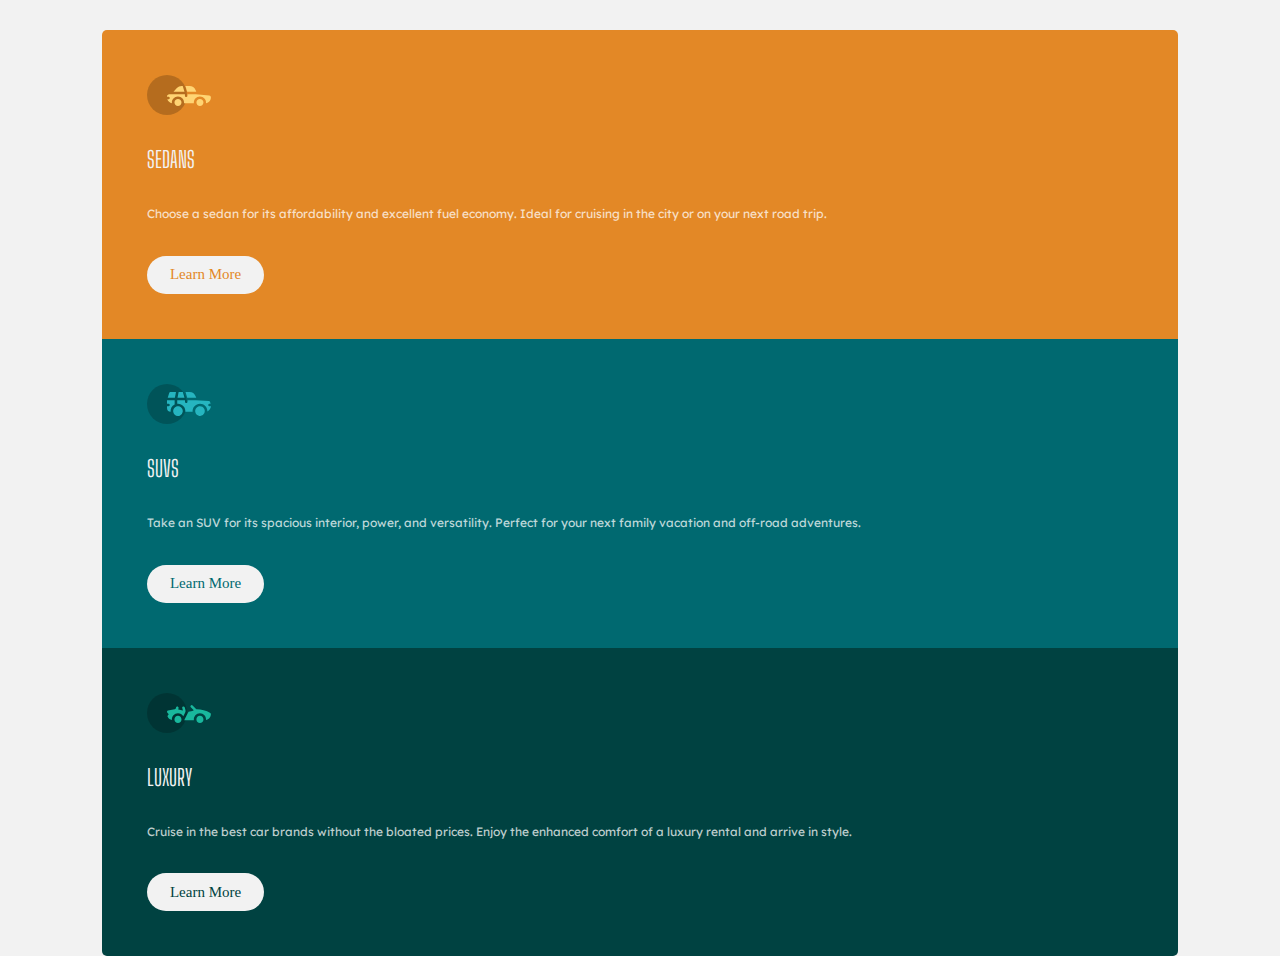
<file: 3column-preview-card-component/index.html>
<!DOCTYPE html>
<html lang="en">
<head>
  <meta charset="UTF-8">
  <meta name="viewport" content="width=device-width, initial-scale=1.0"> <!-- displays site properly based on user's device -->

  <link rel="icon" type="image/png" sizes="32x32" href="./images/favicon-32x32.png">
  
<!-- -----------google fonts------------- -->
  <link rel="preconnect" href="https://fonts.gstatic.com">
<link href="https://fonts.googleapis.com/css2?family=Lexend+Deca&display=swap" rel="stylesheet">
<link rel="preconnect" href="https://fonts.gstatic.com">
<link href="https://fonts.googleapis.com/css2?family=Big+Shoulders+Display:wght@700&display=swap" rel="stylesheet">
  
  <title>Frontend Mentor | 3-column preview card component</title>
  <link rel="stylesheet" href="style.css">

  <!-- Feel free to remove these styles or customise in your own stylesheet 👍 -->
  <!-- <style>
    .attribution { font-size: 11px; text-align: center; }
    .attribution a { color: hsl(228, 45%, 44%); }
  </style> -->
</head>
<body>
  <main>
    <div class="wrapper">
      <div class="model">
        <svg width="64" height="40" xmlns="http://www.w3.org/2000/svg"><g fill="none" fill-rule="evenodd"><circle fill="#000" opacity=".201" cx="20" cy="20" r="20"/><path d="M52.936 24.11c1.942 0 3.517 1.542 3.517 3.445 0 1.903-1.575 3.445-3.517 3.445s-3.516-1.542-3.516-3.445c0-1.903 1.574-3.445 3.516-3.445zm-21.957 0c1.942 0 3.517 1.542 3.517 3.445 0 1.903-1.575 3.445-3.517 3.445s-3.516-1.542-3.516-3.445c0-1.903 1.574-3.445 3.516-3.445zm6.948-4.848v1.429c0 .716.61 1.293 1.348 1.259a1.295 1.295 0 001.225-1.295v-1.393h8.256l13.483 1.313c.956.093 1.676.881 1.676 1.814 0 2.89-2.126 5.303-4.926 5.819.397-3.557-2.458-6.62-6.053-6.62-3.646 0-6.504 3.14-6.039 6.723h-9.879c.466-3.588-2.397-6.722-6.039-6.722-3.595 0-6.45 3.062-6.052 6.62-2.14-.398-3.916-1.912-4.61-3.931h1.142c.731 0 1.32-.598 1.285-1.322-.033-.678-.629-1.2-1.322-1.2H20v-.251c0-1.274 1.066-2.243 2.306-2.243h15.62zM42.59 11c2.645 0 4.99 1.556 5.972 3.963l.726 1.779H40.17L38.413 11h4.178zm-6.865 0l1.758 5.741H26.505l3.357-3.654A6.502 6.502 0 0134.644 11h1.082z" fill="#FFD473" fill-rule="nonzero"/></g></svg>
        <div class="model__name">Sedans</div>
        <p class="model__decription"> Choose a sedan for its affordability and excellent fuel economy. Ideal for cruising in the city 
          or on your next road trip.</p>
        <a href="#" class="btn orange">Learn More</a>
    </div>
    <div class="model">
        <svg width="64" height="40" xmlns="http://www.w3.org/2000/svg"><g fill="none" fill-rule="evenodd"><circle fill="#000" opacity=".201" cx="20" cy="20" r="20"/><path d="M31.002 22.358c2.917 0 5.18 2.593 4.762 5.506a4.828 4.828 0 01-2.962 3.778 4.797 4.797 0 01-5.3-1.165c-1.188-1.26-1.235-2.613-1.263-2.613-.42-2.924 1.857-5.506 4.763-5.506zm22 0c3.457 0 5.798 3.567 4.41 6.744A4.816 4.816 0 0152.3 31.94a4.826 4.826 0 01-4.06-4.077c-.42-2.915 1.846-5.506 4.762-5.506zm-15.04-6.083v1.462a1.29 1.29 0 001.352 1.29c.693-.033 1.227-.631 1.227-1.326v-1.426h8.3l13.056.716a1.29 1.29 0 011.164.917c.27.895.446 1.477.563 1.87h-1.047c-.694 0-1.291.534-1.324 1.228a1.29 1.29 0 001.288 1.352h1.445c-.164 2.225-1.57 4.193-3.6 5.05.13-4.212-3.255-7.63-7.384-7.63-4.317 0-7.762 3.718-7.358 8.086h-7.285c.43-4.655-3.503-8.531-8.131-8.046v-3.543h7.734zm-10.312 0v4.308a7.4 7.4 0 00-4.006 7.274 3.874 3.874 0 01-3.642-3.864v-1.635h1.46a1.29 1.29 0 000-2.58h-1.461v-3.213l.003-.29h7.646zm14.986-8.196c2.65 0 5 1.592 5.984 4.055l.63 1.579a5.525 5.525 0 01-.065-.004l-.026-.002-.034-.002-.022-.002a4.178 4.178 0 00-.224-.006l-.098-.001h-.039l-.136-.001h-.052l-.326-.001H40.211L38.528 8.08zm-13.632 0l-1.122 5.616h-7.144l1.47-4.71a1.29 1.29 0 011.231-.906h5.565zm6.832 0l1.683 5.615h-7.007l1.121-5.615h4.203z" fill="#26B5C0" fill-rule="nonzero"/></g></svg>
        <div class="model__name">SUVs</div>
        <p class="model__decription"> Take an SUV for its spacious interior, power, and versatility. Perfect for your next family vacation 
          and off-road adventures.</p>
        <a href="#" class="btn cyan">Learn More</a>
    </div>
    <div class="model">
        <svg width="64" height="40" xmlns="http://www.w3.org/2000/svg"><g fill="none" fill-rule="evenodd"><circle fill="#000" opacity=".201" cx="20" cy="20" r="20"/><path d="M30.98 22.835c1.941 0 3.516 1.604 3.516 3.583 0 1.978-1.575 3.582-3.517 3.582s-3.516-1.604-3.516-3.582c0-1.979 1.574-3.583 3.516-3.583zm21.956 0c1.942 0 3.517 1.604 3.517 3.583 0 1.978-1.575 3.582-3.517 3.582s-3.516-1.604-3.516-3.582c0-1.979 1.574-3.583 3.516-3.583zm-9.143-10.45a1.27 1.27 0 011.819 0l3.715 3.784c4.444-.115 9.7 1.142 13.964 3.753.387.237.624.664.624 1.124 0 3.006-2.126 5.514-4.926 6.05.397-3.698-2.458-6.882-6.053-6.882-3.646 0-6.504 3.264-6.039 6.99h-9.669c.76-1.544.993-2.026 1.337-2.711l.082-.162c.421-.835 1.056-2.07 2.883-5.65 1.68-.023 3.47-.408 5.247-1.403l-2.984-3.04a1.328 1.328 0 010-1.854zm-7.68 1.064c.683-.2 1.395.202 1.592.898l.749 2.652a3.46 3.46 0 01-.247 2.51l-1.733 3.395-.216.424c-1.07-1.89-3.06-3.114-5.279-3.114-3.595 0-6.45 3.184-6.052 6.885-1.832-.347-3.414-1.537-4.278-3.276a1.331 1.331 0 01.117-1.376l.955-1.303-1.325-1.295c-.751-.735-.376-2.024.64-2.231l6.614-1.346.13-.026c.092-.019.145-.03.157-.031.314-.146 1.07-.591 1.07-1.506 0-.734.592-1.327 1.316-1.31.712.016 1.268.662 1.256 1.388a4.11 4.11 0 01-.348 1.611 22.69 22.69 0 014.7 1.146l-.7-2.473a1.314 1.314 0 01.882-1.622z" fill="#19B89D" fill-rule="nonzero"/></g></svg>
        <div class="model__name">Luxury</div>
        <p class="model__decription"> Cruise in the best car brands without the bloated prices. Enjoy the enhanced comfort of a luxury 
          rental and arrive in style.</p>
        <a href="#" class="btn dk-cyan">Learn More</a>
    </div>
    </div>
     
    
  </main>
    
  
 

  
  

  
  
<!--   
  <div class="attribution">
    Challenge by <a href="https://www.frontendmentor.io?ref=challenge" target="_blank">Frontend Mentor</a>. 
    Coded by <a href="#">Your Name Here</a>.
  </div> -->
</body>
</html>
</file>
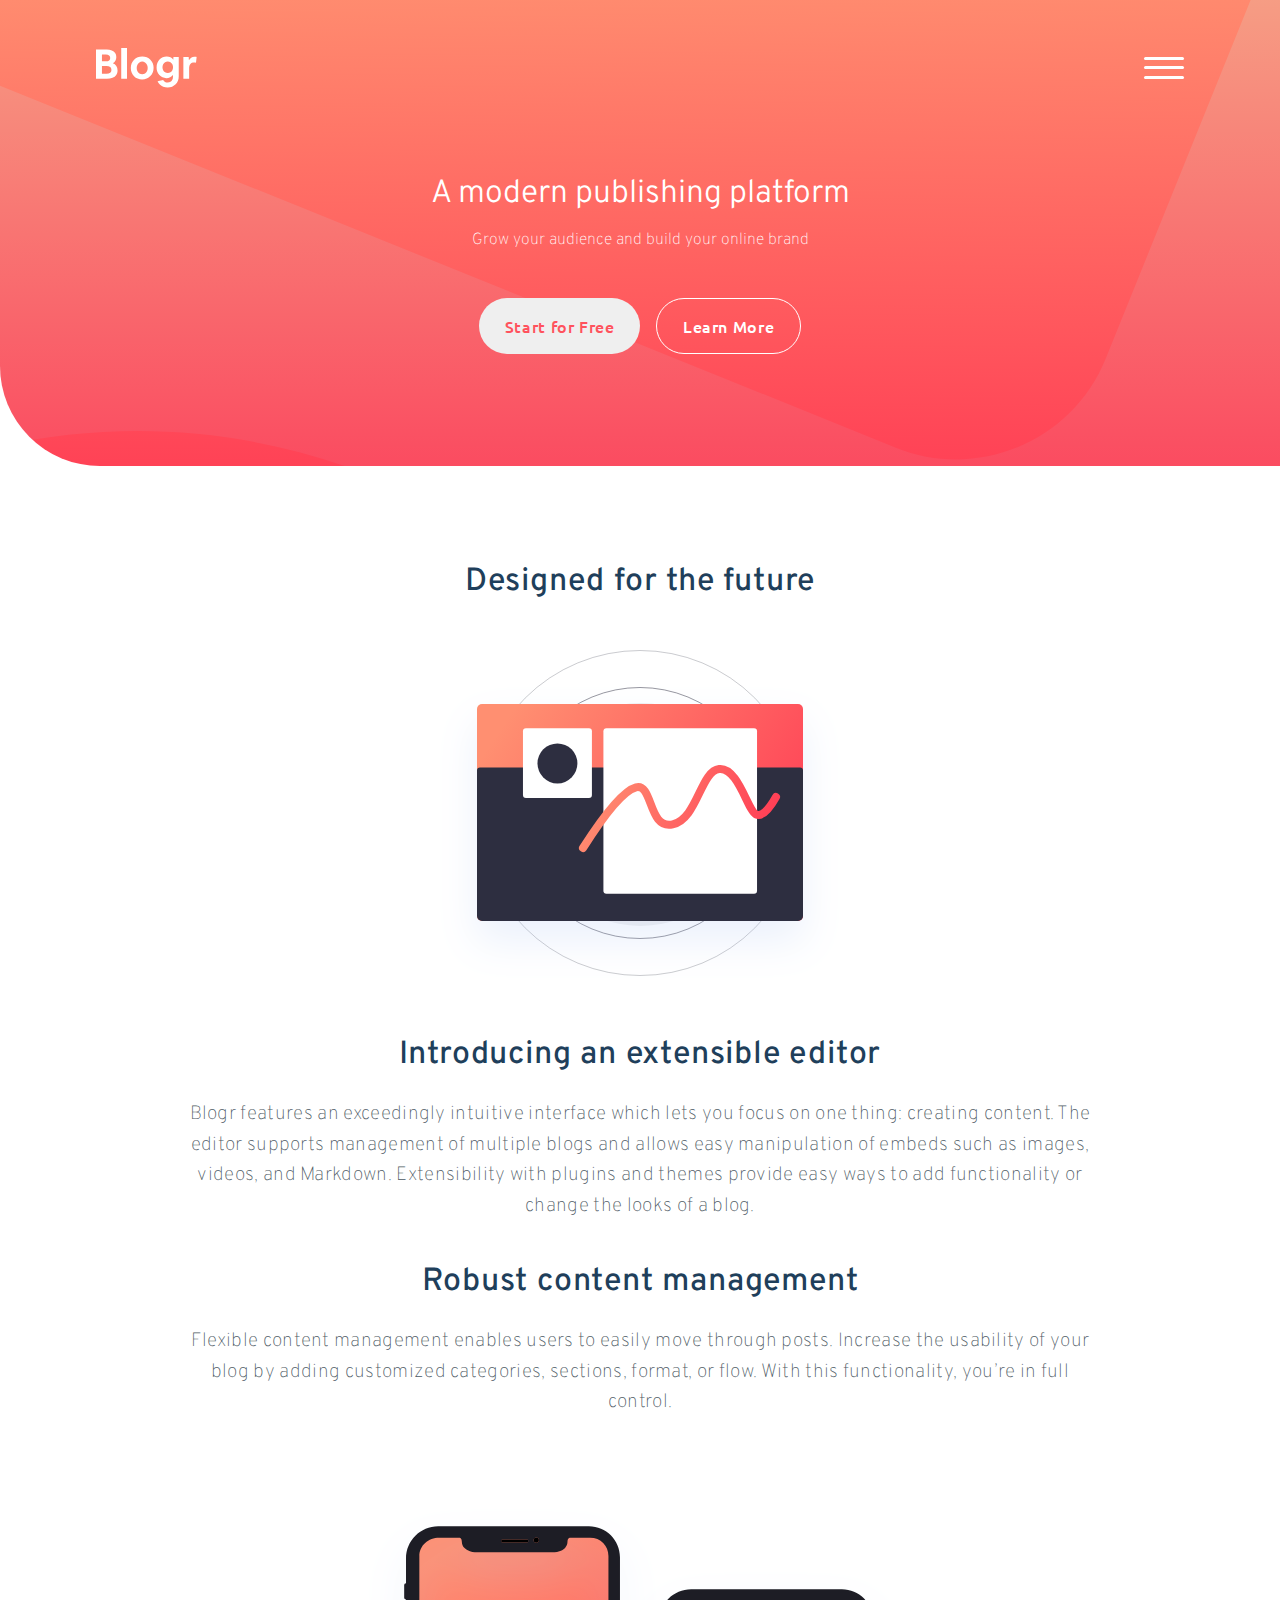
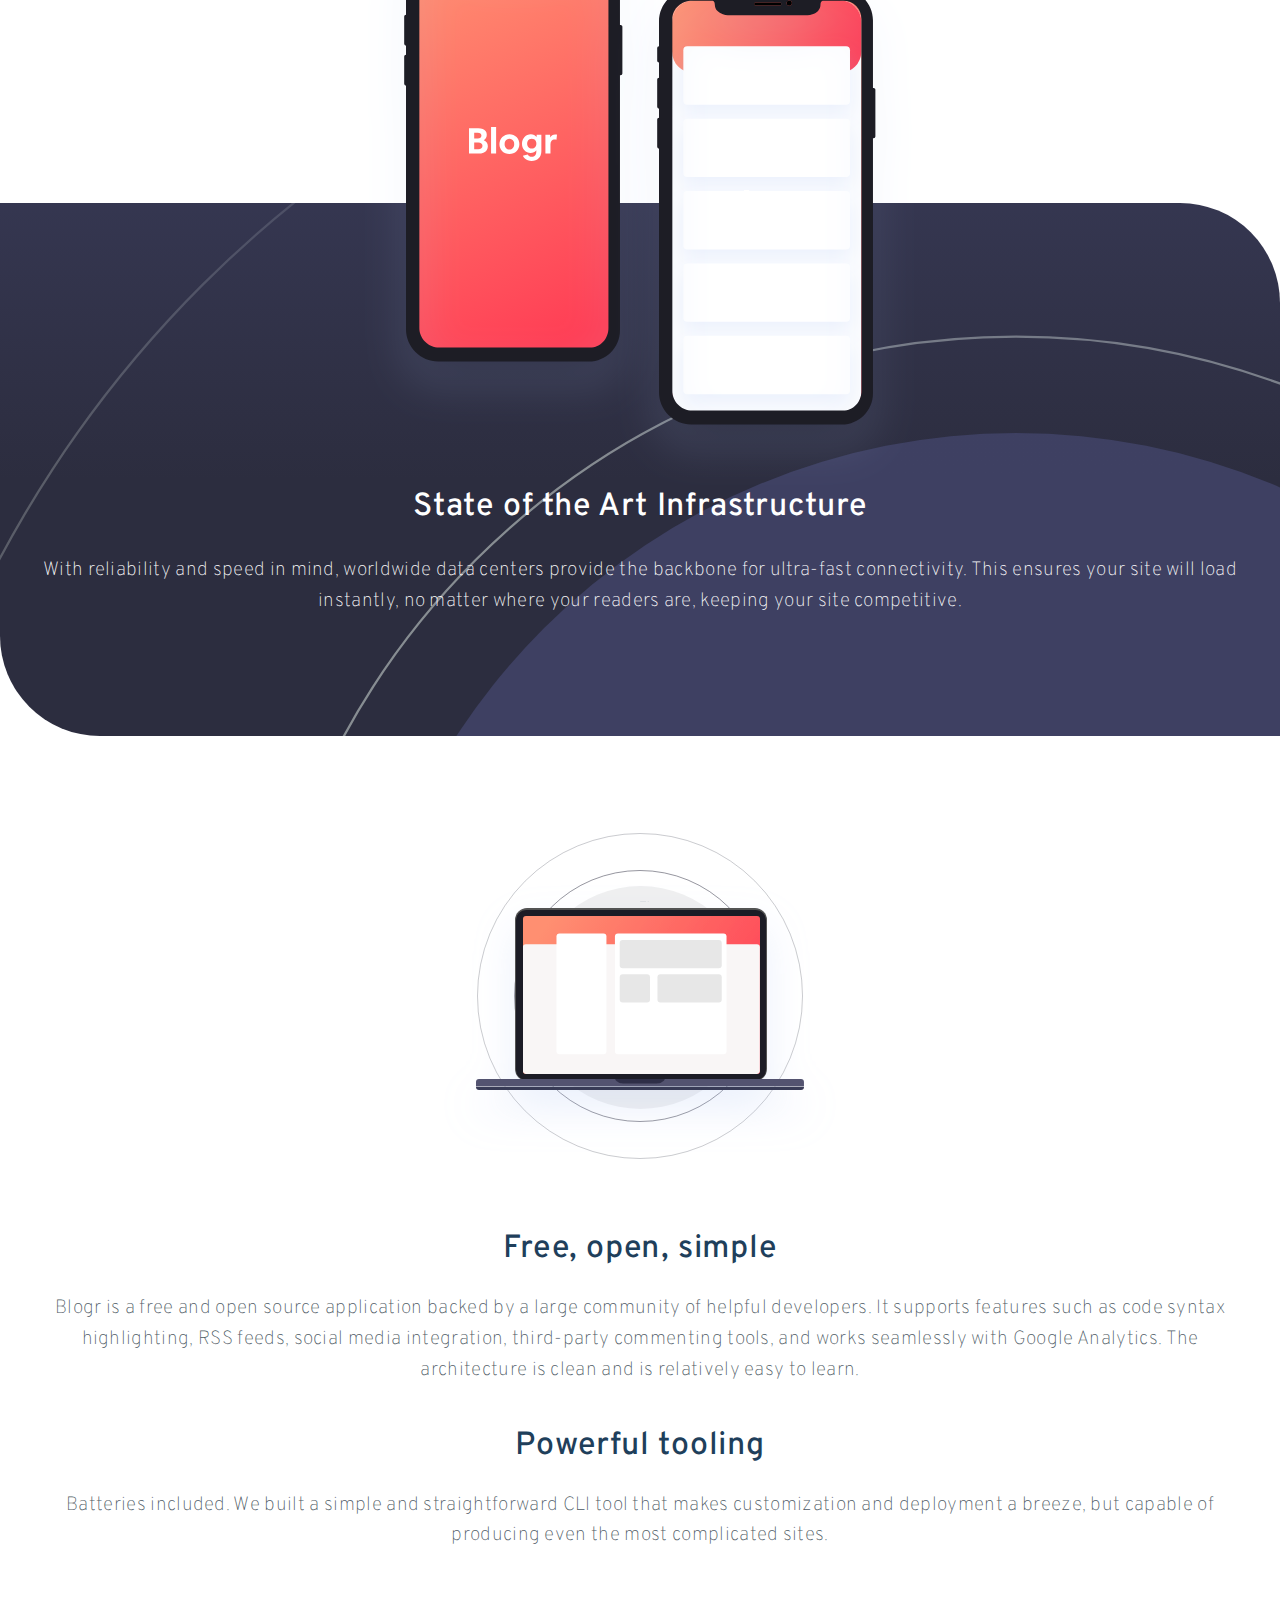
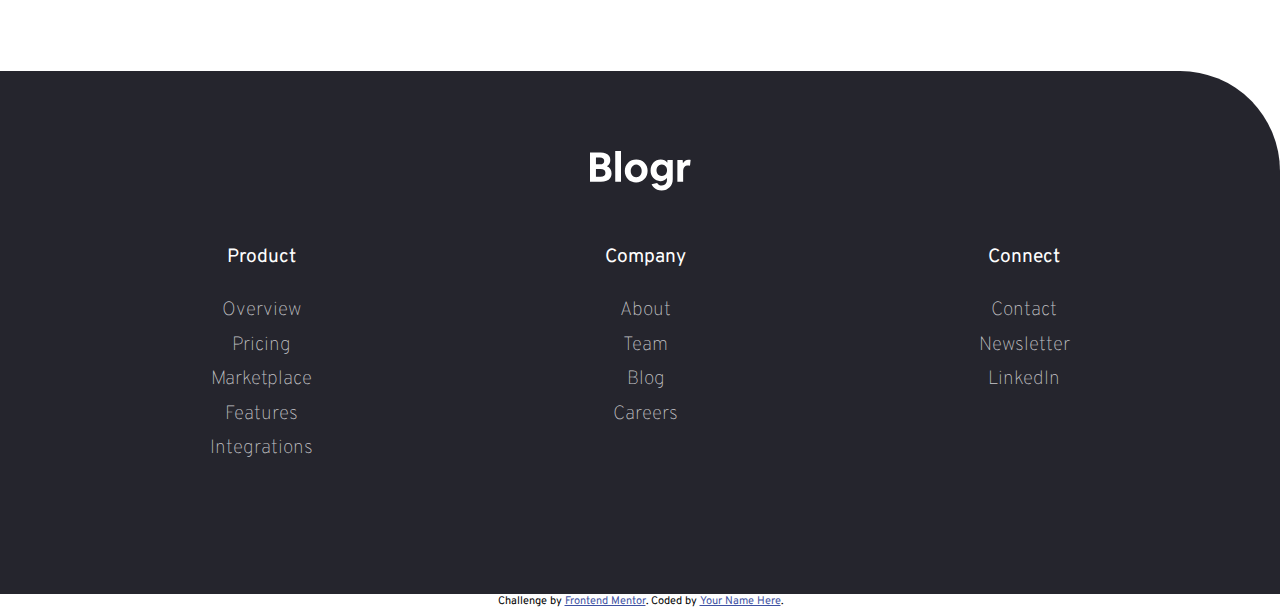
<file: blogr-landing-page/index.html>
<!DOCTYPE html>
<html lang="en">
<head>
  <meta charset="UTF-8">
  <meta name="viewport" content="width=device-width, initial-scale=1.0 minimum-scale=1"> <!-- displays site properly based on user's device -->
  <script src="script.js" defer></script>
  <link rel="icon" type="image/png" sizes="32x32" href="./images/favicon-32x32.png">
  <link rel="stylesheet" href="style.css">
  
  <title>Frontend Mentor | [Blogr]</title>

  <!-- Feel free to remove these styles or customise in your own stylesheet 👍 -->
  <style>
    .attribution { font-size: 11px; text-align: center; }
    .attribution a { color: hsl(228, 45%, 44%); }
  </style>
</head>
<body>
  <div class="wrapper">
    <header class="header">
      <!-- <div class="header__bg">
        <img src="images/bg-pattern-intro.svg" alt="Company Logo">
        
      </div> -->
      <div class="header__nav">
        <div class="img__wrapper">
          <img src="images/logo.svg" alt="Company Logo">
        </div>
        <nav role="navigation" class="nav">
          <div id="nav__icon" class="nav__icon">
            <div id="line-one" class="nav__line"></div>
            <div id="line-two" class="nav__line"></div>
            <div id="line-three" class="nav__line"></div>
          </div>
          <div id="nav__dropdown" class="nav__dropdown--close">
            <div class="nav__company">
              <ul class="nav__list">
                <li class="nav__item">Product <button id="product__icon" class="sub__menu--icon">&#94;</button>
                  <ul class="nav__sub-hide" id="product__sub-list">
                    <li><a href="#">Overview</a></li>
                    <li><a href="#">Pricing</a></li>
                    <li><a href="#">Marketplace</a></li>
                    <li><a href="#">Features</a></li>
                    <li><a href="#"></a>Integrations</li>
                  </ul>
                <li class="nav__item">Company<button id="company__icon" class="sub__menu--icon">&#94;</button>
                  <ul class="nav__sub-hide" id="company__sub-list">
                    <li><a href="#">About</a></li>
                    <li><a href="#">Team</a></li>
                    <li><a href="#">Blog</a></li>
                    <li><a href="#">Careers</a></li>
                  </ul>
                </li>
                <li class="nav__item">Connect<button id="connect__icon" class="sub__menu--icon">&#94;</button>
                  <ul class="nav__sub-hide" id="connect__sub-list">
                    <li><a href="#">Contact</a></li>
                    <li><a href="#">Newsletter</a></li>
                    <li><a href="#">LinkedIn</a></li>
                  </ul>
                </li>
              </ul>
            </div>
            <div class="nav__user">
              <ul class="nav__list">
                <li><a id="login" href="#">Login</a></li>
                <li><button class="header__btn--signup">Sign Up</button></li>
              </ul>
            </div>
          </div>
          
        </nav>
      </div>
      <h1>A modern publishing platform</h1>
      <span class="nav__info">Grow your audience and build your online brand</span>
      <div class="header__btns">
        <button class="header__btn header__btn--start">Start for Free</button>
        <button class="header__btn header__btn--learn">Learn More</button>
      </div>
    </header>
    
    <main>
      <section class="design">
        <h2>Designed for the future </h2>
        <div class="design__content">
          <div class="design__img">
            <img src="images/illustration-editor-mobile.svg" alt=" "></div>
          <div class="design__info">
            <div class="design__info--editor">
              <h3>Introducing an extensible editor</h3>
              <p>Blogr features an exceedingly intuitive interface which lets you focus on one thing: creating content. The editor supports management of multiple blogs and allows easy manipulation of embeds such as images, videos, and Markdown. Extensibility with plugins and themes provide easy ways to add functionality or change the looks of a blog. </p>
            </div>
            <div class="design__info--content">
              <h3>Robust content management</h2>
              <p>Flexible content management enables users to easily move through posts. Increase the usability of your blog by adding customized categories, sections, format, or flow. With this functionality, you’re in full control.</p>
            </div>
          </div>
        </div>
        
        
      </section>
      <section class="structure">
        <div class="structure__img">
          <img src="images/illustration-phones.svg" alt=" "></div>
        <div class="structure__info">
          <h2>State of the Art Infrastructure</h2>
          <p>With reliability and speed in mind, worldwide data centers provide the backbone for ultra-fast connectivity. This ensures your site will load instantly, no matter where your readers are, keeping your site competitive.</p>
        </div>
      </section>
      <section class="tooling">
        <div class="tooling__img">
          <img src="images/illustration-laptop-mobile.svg" alt=" ">
        </div>
        <div class="tooling__info">
          <div class="tooling__info--features">
            <h2>Free, open, simple</h2>
            <p>Blogr is a free and open source application backed by a large community of helpful developers. It supports features such as code syntax highlighting, RSS feeds, social media integration, third-party commenting tools, and works seamlessly with Google Analytics. The architecture is clean and is relatively easy to learn.</p>
          </div>
          <div class="tooling__info--tool">
            <h2>Powerful tooling</h2>
            <p>Batteries included. We built a simple and straightforward CLI tool that makes customization and deployment a breeze, but capable of producing even the most complicated sites.</p>
          </div>
        </div>  
      </section>
    </main>
    
    <footer class="footer">
      <div class="footer__logo">
        <img src="images/logo.svg" alt="Company Logo">
      </div>
      <nav>
        <ul class="footer__nav">
          <li class="footer__nav--item">Product
            <ul>
              <li><a href="">Overview</a></li>
              <li><a href="">Pricing</a></li>
              <li><a href="">Marketplace</a></li>
              <li><a href="">Features</a></li>
              <li><a href="">Integrations</a></li>
            </ul>
          </li>
          <li class="footer__nav--item">Company
            <ul>
              <li><a href="">About</a></li>
              <li><a href="">Team</a></li>
              <li><a href="">Blog</a></li>
              <li><a href="">Careers</a></li>
            </ul>
          </li>
          <li class="footer__nav--item">Connect
            <ul>
              <li><a href="">Contact</a></li>
              <li><a href="">Newsletter</a></li>
              <li><a href="">LinkedIn</a></li>
            </ul>
          </li>
        </ul>
      </nav>
    </footer>
  </div>
  
  <div class="attribution">
    Challenge by <a href="https://www.frontendmentor.io?ref=challenge" target="_blank">Frontend Mentor</a>. 
    Coded by <a href="#">Your Name Here</a>.
  </div>
</body>
</html>
</file>
<file: 3column-preview-card-component/style.css>
/* font-family: 'Big Shoulders Display', cursive;
font-family: 'Lexend Deca', sans-serif; */
:root {
  --orange: hsl(31, 77%, 52%);
  --cyan: hsl(184, 100%, 22%);
  --dark-cyan: hsl(179, 100%, 13%);
  --white: hsla(0, 0%, 100%, 0.75);
  --light-grey: hsl(0, 0%, 95%);
}

*,
*::before,
*::after {
  margin: 0;
  padding: 0;
  box-sizing: inherit;
}
html {
  font-size: 93.75%;
}
body {
  box-sizing: border-box;
  background-color: var(--light-grey);
  height: 100vh;
  position: relative;
}
.wrapper {
  max-width: 84%;
  margin: 2em auto;
  display: flex;
  flex-direction: column;
  
}
.model {
  position: relative;
  flex: (1 1 auto);
  width: 100%;
}
svg {
  position: absolute;
  left: 3rem;
  top: 3rem;
  font-size: 0.1rem;
}

.model:first-of-type {
  background-color: var(--orange);
  border-radius: 0.33rem 0.33rem 0 0;
}
.model:nth-of-type(2) {
  background-color: var(--cyan);
}
.model:last-of-type {
  background-color: var(--dark-cyan);
  border-radius: 0 0 0.33rem 0.33rem;
}
.model__name {
  color: var(--light-grey);
  text-transform: uppercase;
  font-size: 1.5rem;
  margin-top: 4.5em;
  letter-spacing: 0.001rem;
  padding: 1rem 3rem;
  font-family: "Big Shoulders Display";
}
.model__decription {
  color: var(--white);
  font-family: "Lexend Deca", sans-serif;
  font-weight: 400;
  font-size: 0.8rem;
  max-width: 86%;
  line-height: 1.5rem;
  padding: 1rem 3rem 2rem;
  /* margin-bottom: em; */
}
.btn:link,
.btn:visited {
  text-decoration: none;
  background-color: var(--light-grey);
  border-radius: 2.5em;
  padding: 0.7em 1.5em;
  display: inline-block;
  margin-left: 3em;
  margin-bottom: 3em;
  cursor: pointer;
}
.orange {
  color: var(--orange);
}
.cyan {
  color: var(--cyan);
}
.dk-cyan {
  color: var(--dark-cyan);
}
@media only screen and (min-width: 1440px){
  .wrapper{
    flex-direction: row;
    margin-top: 0;
    position: absolute;
    left: 50%;
    top: 50%;
    transform: translate(-50%, -50%);
  }
}
</file>
<file: blogr-landing-page/style.css>
@import url('https://fonts.googleapis.com/css2?family=Overpass:wght@300;600&family=Ubuntu:wght@400;500;700&display=swap');
:root {
--light-red:hsl(356, 100%, 66%);
    /* cta text */
--very-light-red:hsl(355,100%,74%);
    /* cta hover background */
--very-dark-blue: hsl(208, 49%, 24%);
    /* headings */
--white: hsl(0, 0%, 100%);
    /* text */
--grayish-blue: hsl(240, 2%, 79%);
    /* footer text */
--very-dark-grayish-blue:hsl(206, 13%, 34%);
    /* body(copy) */
--very-dark-black-blue: hsl(240, 10%, 16%);
    /* footer background */
--bg-gradient-very-light-red: rgba(255, 143, 112, .8);
--bg-gradient-light-red:rgb(255, 61, 84, .8);
--body-grad-gray-blue:rgb(44, 45, 63);
--body-grad-desat-blue: rgb(63, 65, 100);

}

*,
*::after,
*::before {
    margin: 0;
    padding: 0;
    box-sizing: inherit;
}
body{
    font-family: 'Overpass', sans-serif;
    font-size: 100%;
    box-sizing: border-box;  
    overflow-x: hidden;
      
}
img {
    max-width: 100%;
}
.wrapper{
  width: 100vw;
  position: relative;
}
header {
    background-image: linear-gradient(to bottom, rgba(255, 143, 112, .8), rgb(255, 61, 84, .9)), url("images/bg-pattern-intro.svg");
    background-color: lightgray;
    background-size: 400%;
    background-position: 38% 41%;
    background-repeat: no-repeat;
    width: 100vw;
    height: auto;
    overflow: hidden;  
    border-bottom-left-radius: 100px; 
    color: var(--white); 
} 
.header__nav{
    display: flex;
    justify-content: space-between;
    align-items: center;
    max-width: 85%;
    margin: 3rem auto 5rem;
}

.nav__line{
  width: 40px;
  height: 3px;
  background-color: white;
  border-radius: .1rem;
  margin-bottom: .4rem;
}


h1{
  text-align: center;
  margin-bottom: 1rem;
  font-weight: 300;
}

.nav__info{
  display: block;
  margin: 0 auto 3rem;
  text-align: center;
  max-width: 80%;
  font-weight: 100;  
}
.header__btns{
  display: flex;
  justify-content: center;
  padding-bottom: 7rem;
  
}
.header__btn{
  font-size: 1rem;
  font-family: 'Ubuntu', sans-serif;
  padding: 1rem 1.6rem;
  border-radius: 100px;
  font-weight: 500;
  letter-spacing: .04rem;
}
.header__btn:hover{
  background-color: var(--very-light-red);
}
.header__btn--start{
  color: var(--light-red);
  border: none;
  margin-right: .5em;
}
.header__btn--start:hover{
  color: var(--white);
}
.header__btn--learn{
  color: var(--white);
  background-color: transparent;
  border: 1px solid var(--white);
  margin-left: .5em;
}

/* --------------------------------------------------------------------nav-dropdown-menu----------------------------------------------------------- */
.nav__dropdown--close{
  display: none;
}
.nav__dropdown--open{
  position: absolute;
  top: 3%;
  left: 50%;
  transform: translateX(-50%);
  background-color: white;
  width: 85%;
  border-radius: 5px;
  display: flex;
  flex-direction: column;
  text-align: center;
  box-shadow: .2rem .2rem 1rem rgba(0,0,0,0.5);
  z-index: 10;
}
.nav__company{
  width: 100%;
}
.nav__list{
  list-style: none;
  display: block;
  width: 100%;
  margin: 0 auto;
}
.nav__list li a{
  text-decoration: none;
  color: var(--very-dark-blue);
}
.nav__item{
  color: var(--very-dark-blue);
  margin-top: 2rem;
}
.sub__menu--icon{
  border: none;
  font-size: 1.2rem;
  margin-left: .4rem;
  padding-top: .2rem;
  color: red;
  background-color: transparent;
  transform: rotate(180deg) translateY(-2px);
}

.nav__sub-hide{
  display: none;
}
.nav__sub-show{
  display: block;
  background-color: rgb(255, 235, 239);
  border-radius: 5px;
  margin-top: .8rem;
  padding: 1.5rem 0;
  width: 80%;
  list-style: none;
  margin: .8rem auto 0;
}
.nav__sub-show li{
  display: block;
  padding-top: .5rem;
  letter-spacing: .05rem;
}
.nav__user{
  margin-top: 3rem;
  border-top: 1px solid rgb(255, 235, 239);
  padding: 2rem;
}
.nav__user li a{
  font-size: 1.5rem;
}
.header__btn--signup{
  margin-top: 1.5rem;
  font-size: 1.5rem;
  font-family: 'Ubuntu', sans-serif;
  padding: 1.5rem 4rem;
  border-radius: 100px;
  font-weight: 500;
  letter-spacing: .04rem;
  color: white;
  border: none;
  background-image: linear-gradient(to right top, rgba(255, 143, 112, .8), rgb(255, 61, 84, .9));
}
/* --------------------------------------------------------------------design-section---------------------------------------------------------- */
.design{
  color: var(--very-dark-grayish-blue);
  margin: 6rem auto 3rem;
  max-width: 90%;
  display: flex;
  flex-direction: column;
  align-items: center;
  text-align: center;
}
h2, h3{
  color: var(--very-dark-blue);
  width: 100%;
  font-weight: 500;
  font-size: 2rem;
  letter-spacing: .05rem;
}
.design__img{
  margin: 3rem 0;
}
.design__info{
  max-width: 80%;
  margin: 0 auto;
}
p{
  margin: 1.5rem 0 2.5rem;
  font-size: 1.2rem;
  font-weight: 100;
  letter-spacing: .02rem;
  line-height: 1.6;
  color: var(--very-dark-grayish-blue);
}
/* --------------------------------------------------------------------structure-section---------------------------------------------------------- */
.structure{
  width: 100%;
  margin: 0 auto 5rem;
  display: flex;
  flex-direction: column;
  align-items: center;
  justify-content: center;
  
}
.structure__img{
  position: relative;
  z-index: 10;
}
.structure__info{
  
  padding: 15rem 2rem 5rem;
  margin-top: -14rem;
  background-color: var(--body-grad-gray-blue);

  background-image: linear-gradient(to top, transparent, rgba(63, 65, 100, .9)), url("images/bg-pattern-circles.svg");
  background-repeat: no-repeat;
  background-size: 180%;
  background-position: -8.5rem -16rem;
  color: var(--white);
  border-radius: 0 100px 0 100px;
  text-align: center;
  
}
.structure__info h2{
  margin-top: 2.5rem;
  font-weight: 500;
  color: var(--white);
  line-height: 1.5;
}
.structure__info p{
  color: var(--white);
}
.tooling{
  display: flex;
  flex-direction: column;
  justify-content: center;
  align-items: center;
}
.tooling__img{
  margin-bottom: 3rem;
}
.tooling__info{
  max-width: 95%;
  text-align: center;
}
.footer{
  color: var(--grayish-blue);
  background-color: var(--very-dark-black-blue);
  margin-top: 5rem;
  padding: 5rem 0;
  border-radius: 0 100px 0 0;
  
}
.footer__logo{
  text-align: center;
}
.footer__nav{
  list-style: none; 
  margin-block-start: 3rem;
  text-align: center;
  display: flex;
  flex-direction: column;
  justify-content: center;
  align-items: center;
}
.footer__nav--item{
  font-size: 1.2rem;
  color: var(--white);
  margin-bottom: 3rem;
}
.footer__nav--item ul{
  list-style-type: none;
  margin-top: 1.5rem;
}
.footer__nav--item a{
  color: var(--grayish-blue);
  text-decoration: none;
  font-weight: 100;
  line-height: 1.8;
  
}
@media only screen and (min-width: 31.25em){
  .structure__info{
    margin-top: -18rem;
  }
}
@media only screen and (min-width: 46.875em){
  .footer__nav{
    flex-direction: row;
    justify-content: space-around;
    align-items: start;
    margin: 3rem 4rem 0;
  }
}
@media only screen and (min-width: 90em){
  
  .sub__menu--icon{
    color:var(--white);
  }
  .nav__line{
    display: none;
  }
  .nav__dropdown--open{
    display: none;
  }
  #nav__dropdown{
    
    display: flex;
    justify-content: space-between;  
    align-items: center;
  }
  .nav{
    width: 85%;
  }
  .nav__company{
    display: flex;
    align-items: center;
  }
  .nav__list{
    display: flex;
    align-items: center;
  }
  .nav__item{
    color: var(--white);
    margin: 0 3rem 0 0;
    position: relative;
  }
  .nav__user{
    margin-top: 0;
    border-top: none;
    padding: 0;
  }
  #login{
    color: var(--white);
  }
  .header__btn--signup{
    margin-top: 0;
    margin-left: 2rem;
    padding: 1rem 3rem;
    width: 100%;
    font-size: 1.2rem;
    color: var(--light-red);
    border: none;
    background-color: var(--white);
    background-image: none;
  }
  .header__btn--signup:hover{
    color: var(--white);
    background-image: linear-gradient(to right top, rgba(255, 143, 112, .8), rgb(255, 61, 84, .9));
  }
  .nav__sub-show{
    padding: 1.5rem 2rem;
    width: 200%;
    position: absolute;
  }
  .design{
    margin: 6rem 0 3rem 0;
    width: 100%;
    display: flex;
    flex-direction: column;
    align-items: center;
    text-align: center;
  }
  .design__content{
    margin-top: 6rem;
    width: 100%;
    display: flex;
    position: relative;
  }
  .design__img{
    position: absolute;
    right: -10%;
    top: 20%;
    margin: 0;
    width: 50%;
    transform: scale(2.5);

  }
  
  .design__info{
    order: -1;
    max-width: 50%;
    margin: 0 4rem 0 6rem;
    padding: 0 6rem;
    text-align: left;
  }
  .design__info h3{
    font-size: 1.7rem;
  }
  .structure{
    margin: 15rem auto 5rem;
    padding: 0 15rem;
    
    flex-direction: row;
    align-items: center;
    justify-content: center;
    background-color: var(--body-grad-gray-blue);
    background-image: linear-gradient(to right, transparent, rgba(63, 65, 100, .1)), url("images/bg-pattern-circles.svg");
    background-repeat: no-repeat;
    background-size: 50%;
    background-position: -10rem -25rem;
    border-radius: 0 100px 0 100px;
    
  }
  .structure__img{
    transform: scale(2.5);
  }
  .structure__info{
    text-align: left;
    padding: 5rem 0 6rem 13rem;
    margin-top: 0;
    background-color: transparent;
    background-image: none;
    border-radius: 0 0 0 0;
    border-radius: none;
  }
  .tooling{
    
    flex-direction: row;
    margin-top: 12rem;
    
    
  }
  .tooling__img{
    margin-bottom: 0;
    transform: scale(2) translateX(-5rem);
  
    
  }
  .tooling__info{
    max-width: 50%;
    text-align: left;
    padding: 0 7rem 0 10rem;
  }
  .footer{
    display: flex;
    margin-top: 15rem;
    padding: 5rem 5rem;
    align-items: flex-start;
  }
  .footer nav{
    width: 90%;
  }
  .footer__nav{
    margin: 1rem 0 0;
  }
}
</file>
